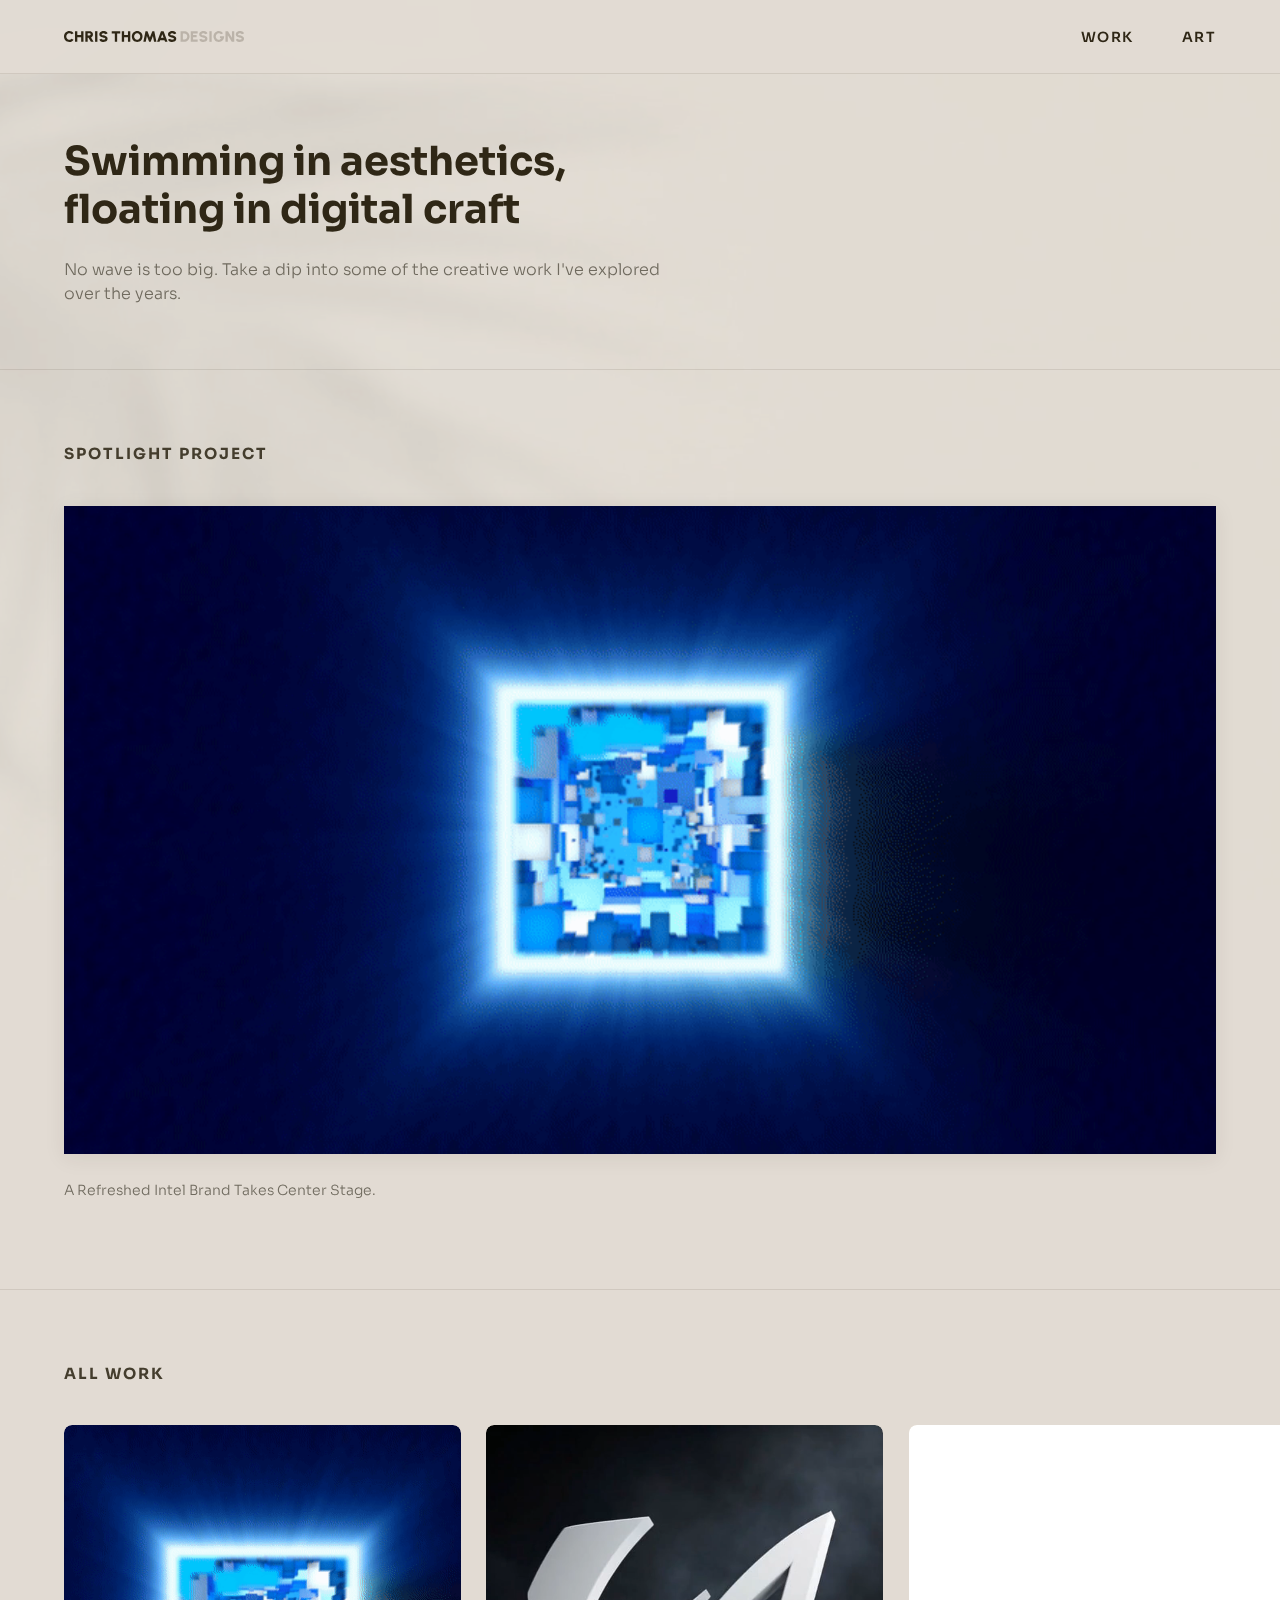
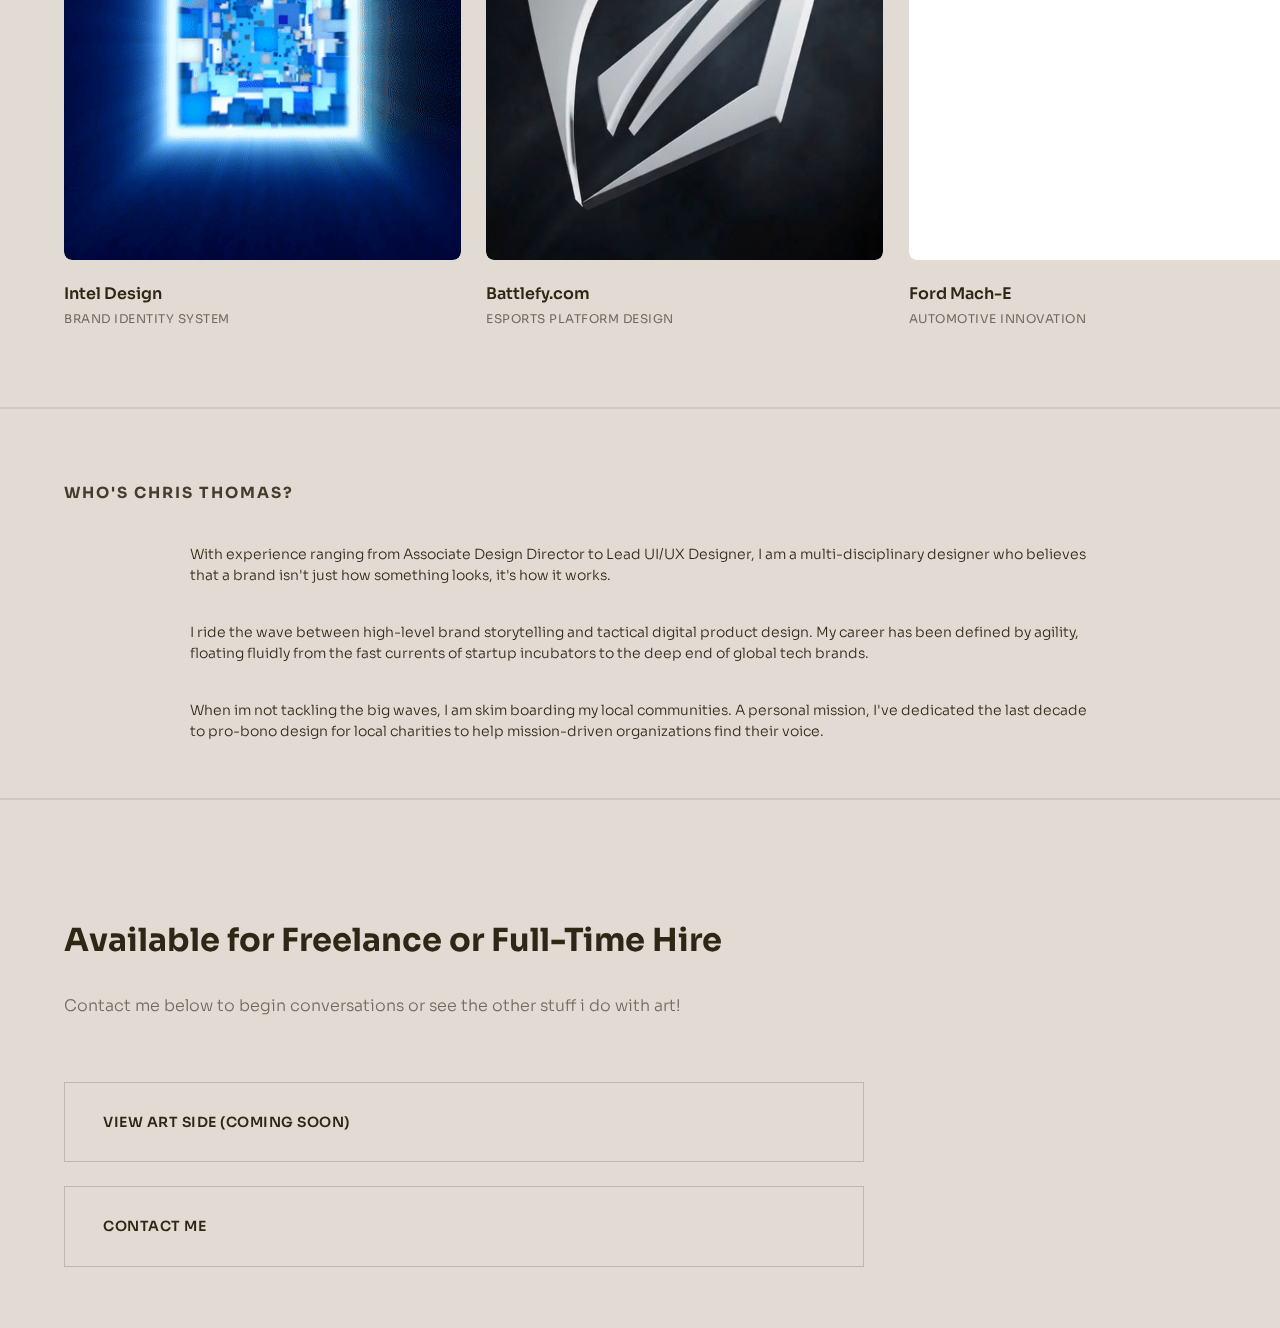
<file: index.html>
<!DOCTYPE html>
<html lang="en">
<head>
    <meta charset="UTF-8">
    <meta name="viewport" content="width=device-width, initial-scale=1.0">
    <title>Chris Thomas Designs</title>
    <meta name="description" content="No wave is too big. Take a dip into some of the creative work I’ve explored over the years.">
    
    <!-- Google Fonts - Sora -->
    <link rel="preconnect" href="https://fonts.googleapis.com">
    <link rel="preconnect" href="https://fonts.gstatic.com" crossorigin>
    <link href="https://fonts.googleapis.com/css2?family=Sora:wght@300;400;600;700&display=swap" rel="stylesheet">
    
    <link rel="stylesheet" href="css/styles.css">
</head>
<body>
    <!-- Fixed Video Background -->
    <div class="video-background">
        <video class="video-background__video" autoplay muted loop playsinline>
            <source src="assets/images/palm.mp4" type="video/mp4">
            Your browser does not support the video tag.
        </video>
        <div class="video-background__overlay"></div>
    </div>

    <!-- Header/Navigation -->
    <header class="header">
        <nav class="nav container">
            <div class="nav__brand">
                <a href="#" class="nav__logo">
                    <img src="assets/images/CHRISTHOMASDESIGNS.svg" alt="chris thomas designs" style="width: 75%; height: auto;">
                </a>
            </div>
            <ul class="nav__menu">
                <li class="nav__item nav__item--has-dropdown">
                    <a href="#work" class="nav__link">WORK</a>
                    <ul class="nav__dropdown">
                        <li class="nav__dropdown-item">
                            <a href="project-intel-design.html" class="nav__dropdown-link">Intel Design</a>
                        </li>
                        <li class="nav__dropdown-item">
                            <a href="project-ford.html" class="nav__dropdown-link">Ford Project</a>
                        </li>
                        <li class="nav__dropdown-item">
                            <a href="project-battlefy.html" class="nav__dropdown-link">Battlefy Project</a>
                        </li>
                    
                        <li class="nav__dropdown-item">
                            <a href="project-rejected-branding.html" class="nav__dropdown-link">Rejected Branding</a>
                        </li>
                        <li class="nav__dropdown-item">
                            <a href="project-logo-projects.html" class="nav__dropdown-link">Logo Projects</a>
                        </li>
                    </ul>
                </li>
                <li class="nav__item">
                    <a href="#art" class="nav__link">ART</a>
                </li>
            </ul>
        </nav>
    </header>

    <!-- Hero Section -->
    <section class="hero">
        <div class="hero__background"></div>
        <div class="hero__content container">
            <div class="hero__text-wrapper">
                <h1 class="hero__title">Swimming in aesthetics, floating in digital craft</h1>
                <p class="hero__subtitle">No wave is too big. Take a dip into some of the creative work I've explored over the years.</p>
            </div>
        </div>
    </section>

    <!-- Spotlight Section -->
    <section class="spotlight" id="work">
        <div class="container">
            <div class="section-label">SPOTLIGHT PROJECT</div>
            <div class="spotlight__content">
                <a href="project-intel-design.html" class="spotlight__link">
                    <div class="spotlight__video-container">
                        <img src="assets/images/intelLlogo.gif" alt="Spotlight showcase" class="spotlight__video">
                        <div class="spotlight__overlay">
                            <span class="spotlight__cta">VIEW PROJECT</span>
                        </div>
                    </div>
                </a>
                <p class="spotlight__description">A Refreshed Intel Brand Takes Center Stage.</p>
            </div>
        </div>
    </section>

    <!-- All Work Section -->
    <section class="all-work">
        <div class="container">
            <div class="section-label">ALL WORK</div>
        </div>
        <div class="work-carousel">
            <div class="work-carousel__track">
                <article class="work-carousel__card" data-project-link="project-intel-design.html">
                    <div class="work-carousel__image">
                        <img src="assets/images/intelLlogo.gif" alt="Intel Design" loading="lazy">
                    </div>
                    <div class="work-carousel__content">
                        <h3 class="work-carousel__title">Intel Design</h3>
                        <p class="work-carousel__subtitle">Brand Identity System</p>
                    </div>
                </article>

                <article class="work-carousel__card" data-project-link="project-battlefy.html">
                    <div class="work-carousel__image">
                        <video autoplay muted loop playsinline>
                            <source src="assets/images/Battlefy/bfy-logo.mp4" type="video/mp4">
                            Your browser does not support the video tag.
                        </video>
                    </div>
                    <div class="work-carousel__content">
                        <h3 class="work-carousel__title">Battlefy.com</h3>
                        <p class="work-carousel__subtitle">Esports Platform Design</p>
                    </div>
                </article>

                <article class="work-carousel__card" data-project-link="project-ford.html">
                    <div class="work-carousel__image">
                        <img src="assets/images/Ford/ford-logo.gif" alt="Ford Project" loading="lazy">
                    </div>
                    <div class="work-carousel__content">
                        <h3 class="work-carousel__title">Ford Mach-E</h3>
                        <p class="work-carousel__subtitle">Automotive Innovation</p>
                    </div>
                </article>

                <article class="work-carousel__card" data-project-link="project-rejected-branding.html">
                    <div class="work-carousel__image">
                        <video autoplay muted loop playsinline>
                            <source src="assets/images/comingSoon.mp4?v=2" type="video/mp4">
                            Your browser does not support the video tag.
                        </video>
                    </div>
                    <div class="work-carousel__content">
                        <h3 class="work-carousel__title">Rejected Ideas</h3>
                        <p class="work-carousel__subtitle">Didnt Make the Cut, but Won My Heart</p>
                    </div>
                </article>

                <article class="work-carousel__card" data-project-link="project-logo-projects.html">
                    <div class="work-carousel__image">
                        <video autoplay muted loop playsinline>
                            <source src="assets/images/comingSoon.mp4?v=2" type="video/mp4">
                            Your browser does not support the video tag.
                        </video>
                    </div>
                    <div class="work-carousel__content">
                        <h3 class="work-carousel__title">Logos I Made</h3>
                        <p class="work-carousel__subtitle">Currated from my archive</p>
                    </div>
                </article>
            </div>
        </div>
    </section>

    <!-- My History Section -->
    <section class="my-history">
        <div class="container">
            <div class="section-label">WHO'S CHRIS THOMAS?</div>
            <div class="my-history__content">
                <p class="my-history__text">
                    With experience ranging from Associate Design Director to Lead UI/UX Designer, I am a multi-disciplinary designer who believes that a brand isn't just how something looks, it's how it works.
                </p>
                <p class="my-history__text">
                    I ride the wave between high-level brand storytelling and tactical digital product design. My career has been defined by agility, floating fluidly from the fast currents of startup incubators to the deep end of global tech brands.
                </p>
                <p class="my-history__text">
                    When im not tackling the big waves, I am skim boarding my local communities. A personal mission, I've dedicated the last decade to pro-bono design for local charities to help mission-driven organizations find their voice.
                </p>
            </div>
        </div>
    </section>

    <!-- Footer Section -->
    <footer class="footer" id="art">
        <div class="container">
            <h2 class="footer__title">Available for Freelance or Full-Time Hire</h2>
            <p class="footer__subhead">Contact me below to begin conversations or see the other stuff i do with art!</p>
            <div class="footer__actions">
                <a href="#art-portfolio" class="footer__cta">VIEW ART SIDE (COMING SOON)</a>
                <a href="mailto:christhomasdesigns@gmail.com" class="footer__cta">CONTACT ME</a>
            </div>
        </div>
    </footer>

    <script src="js/main.js"></script>
</body>
</html>
</file>
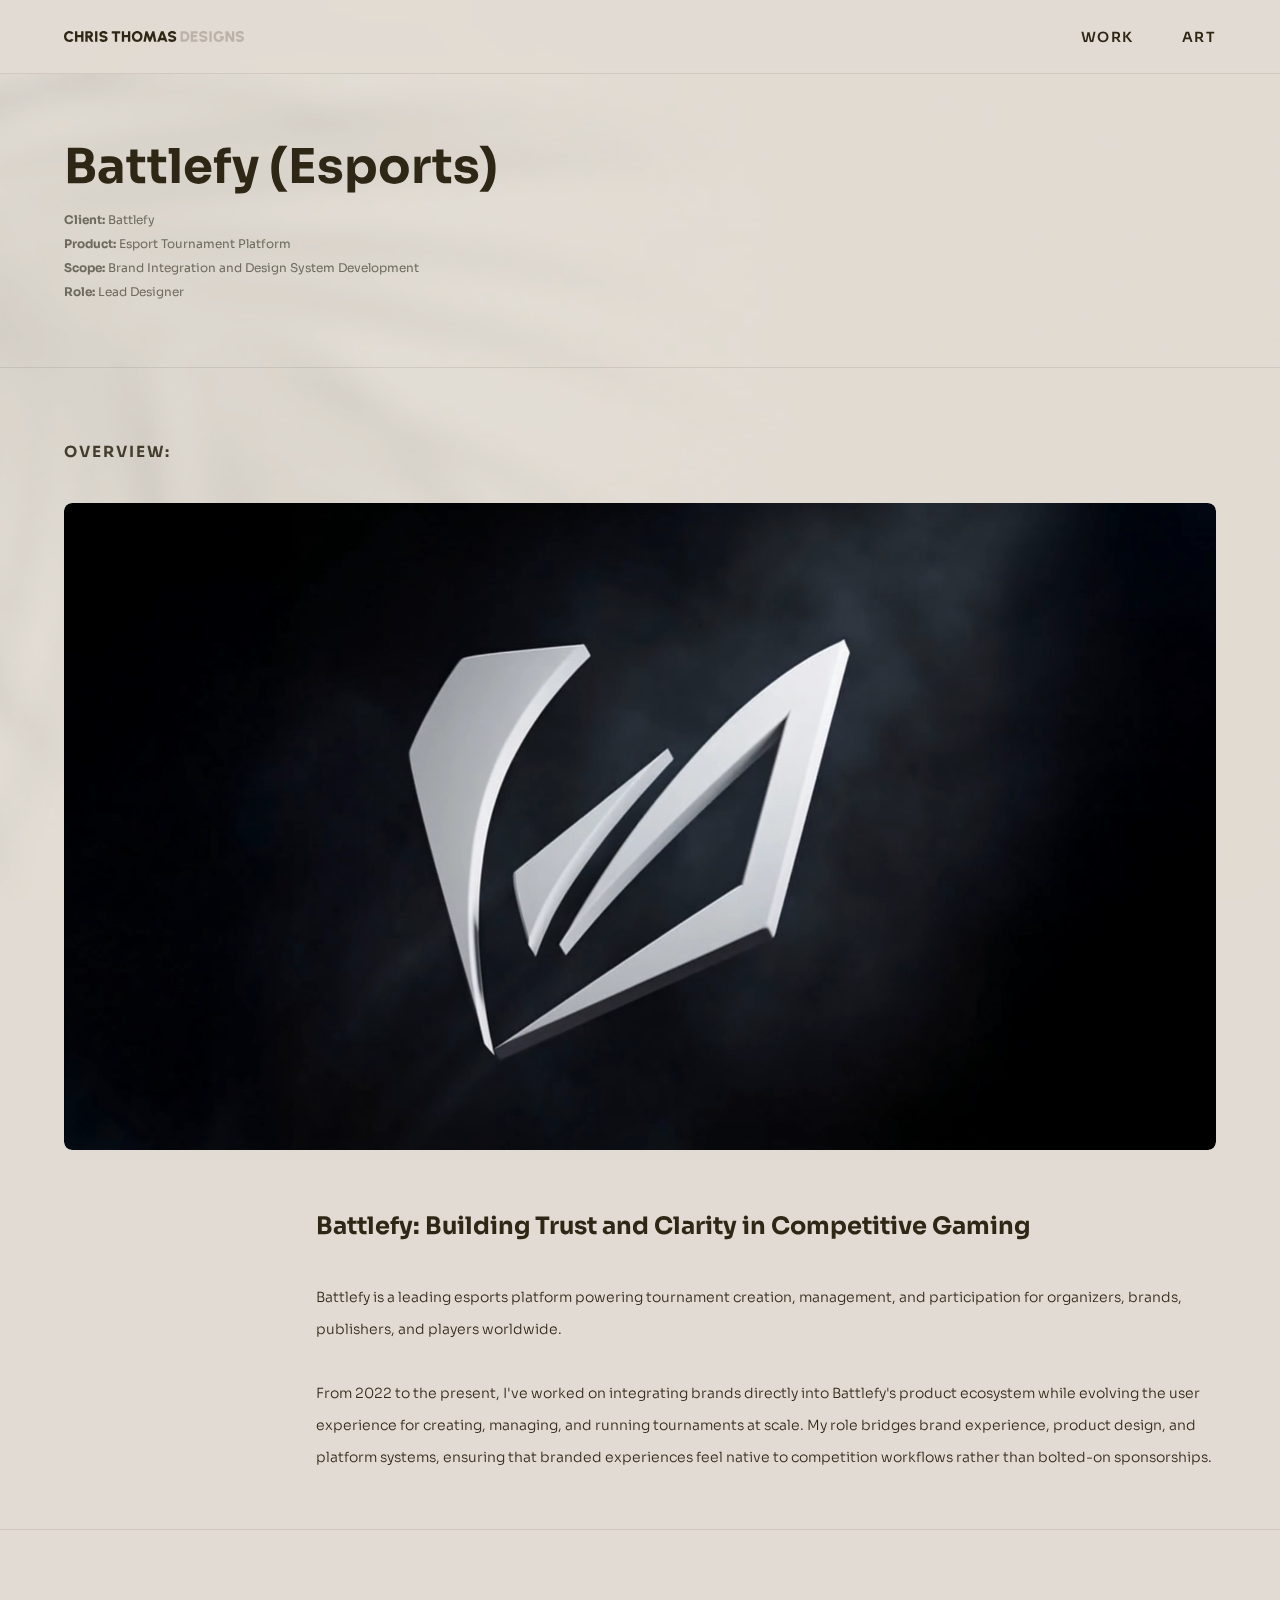
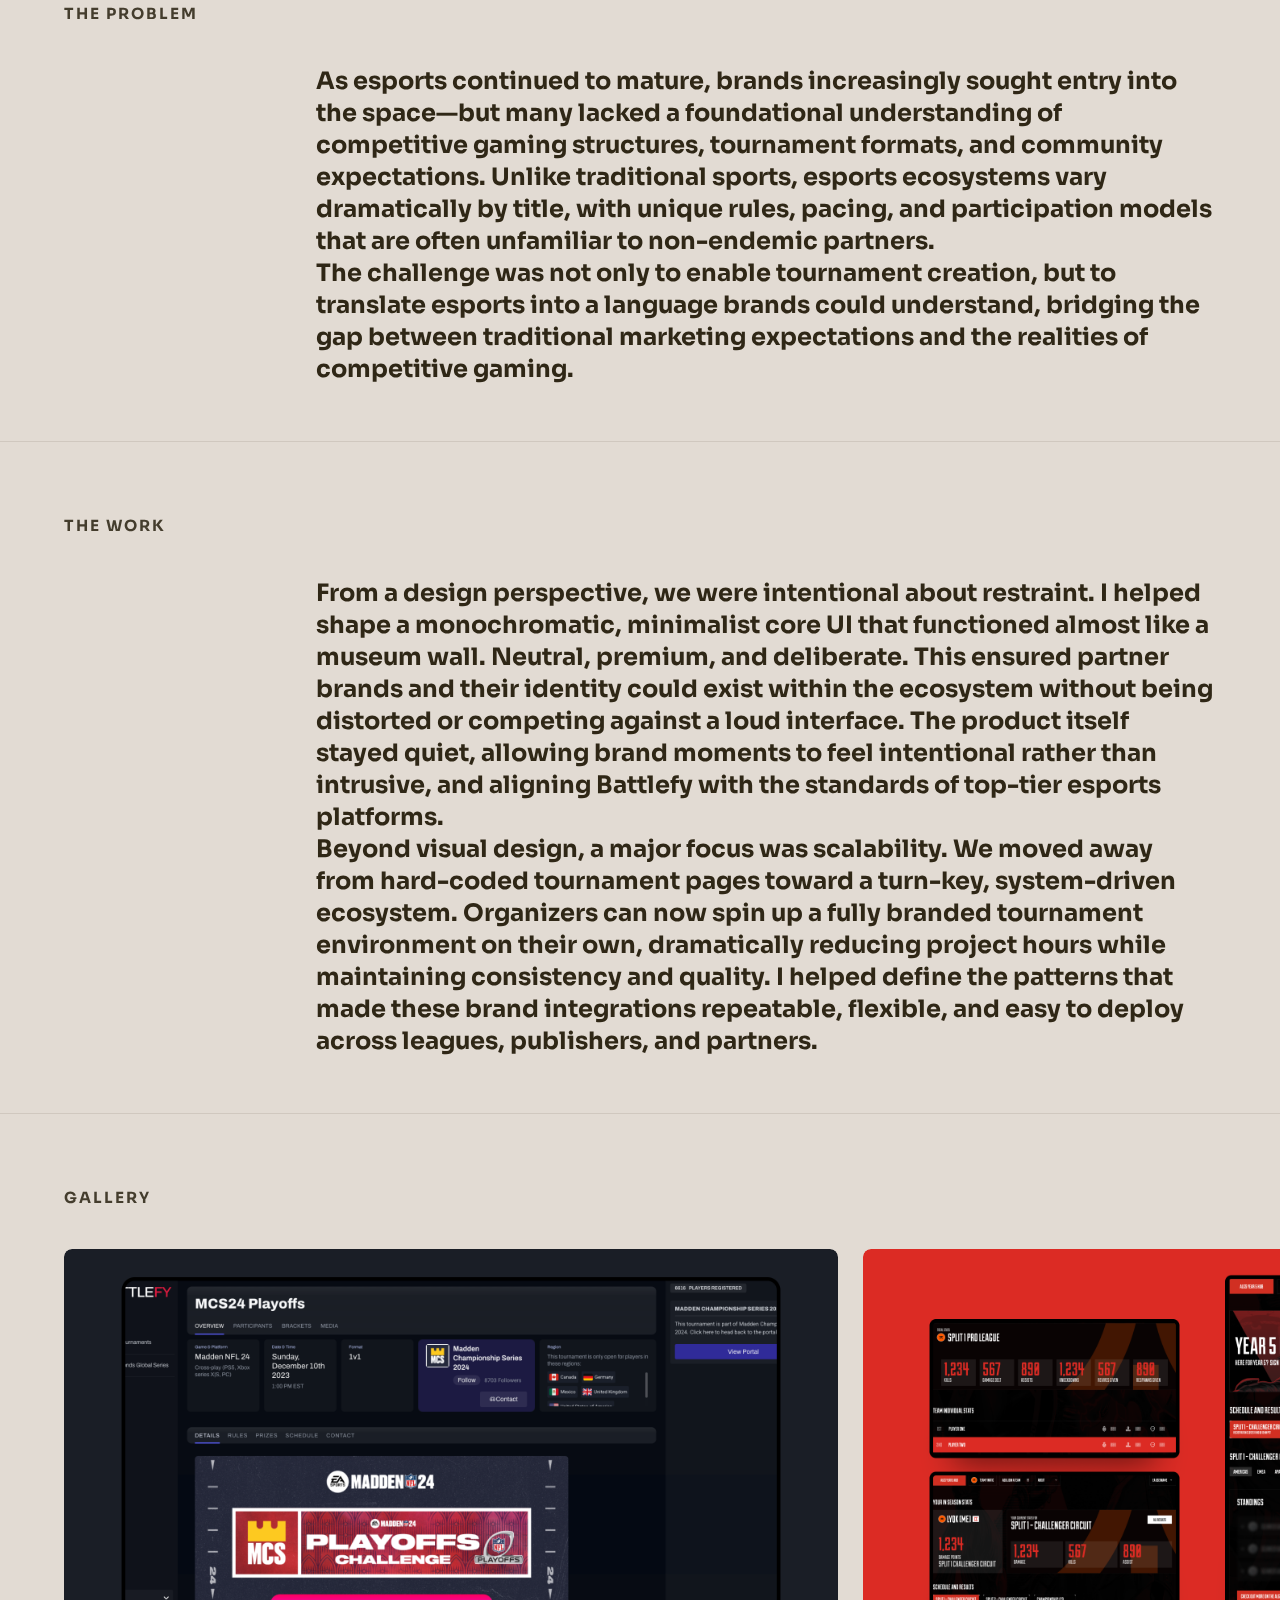
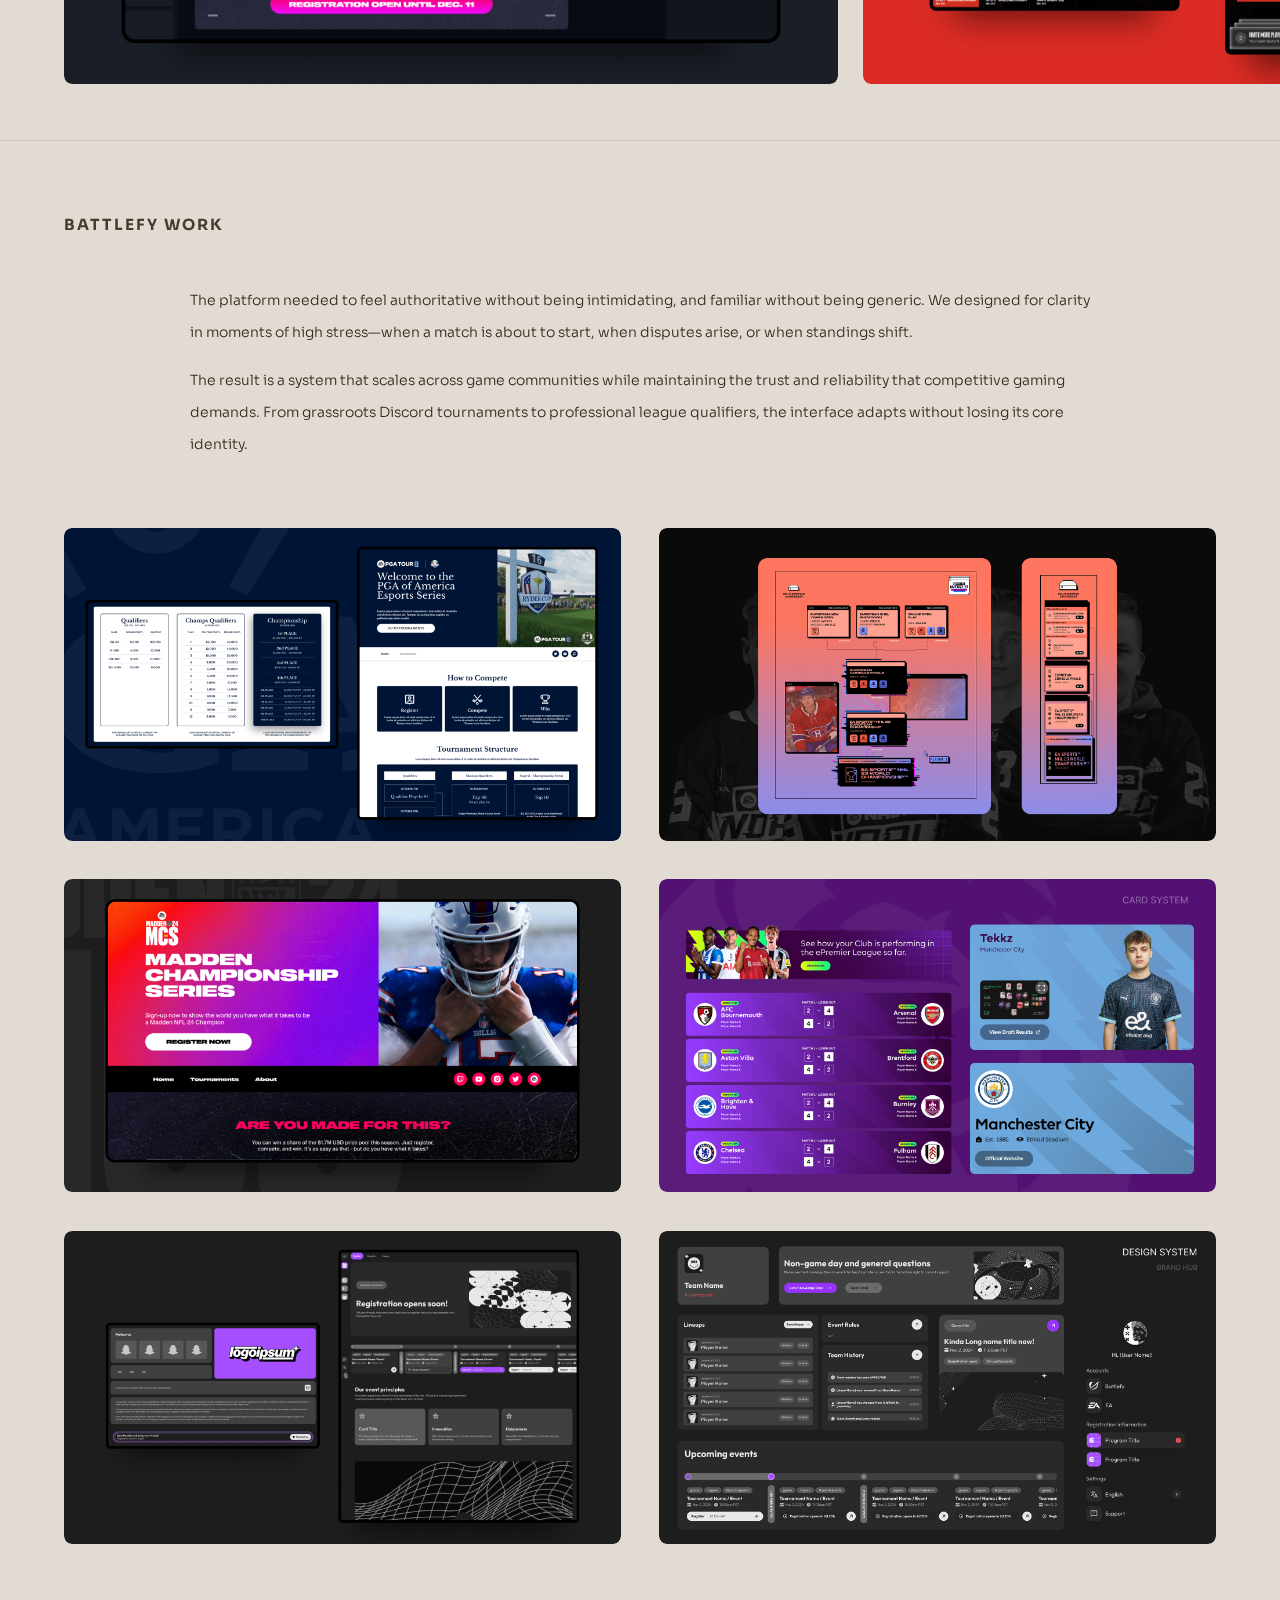
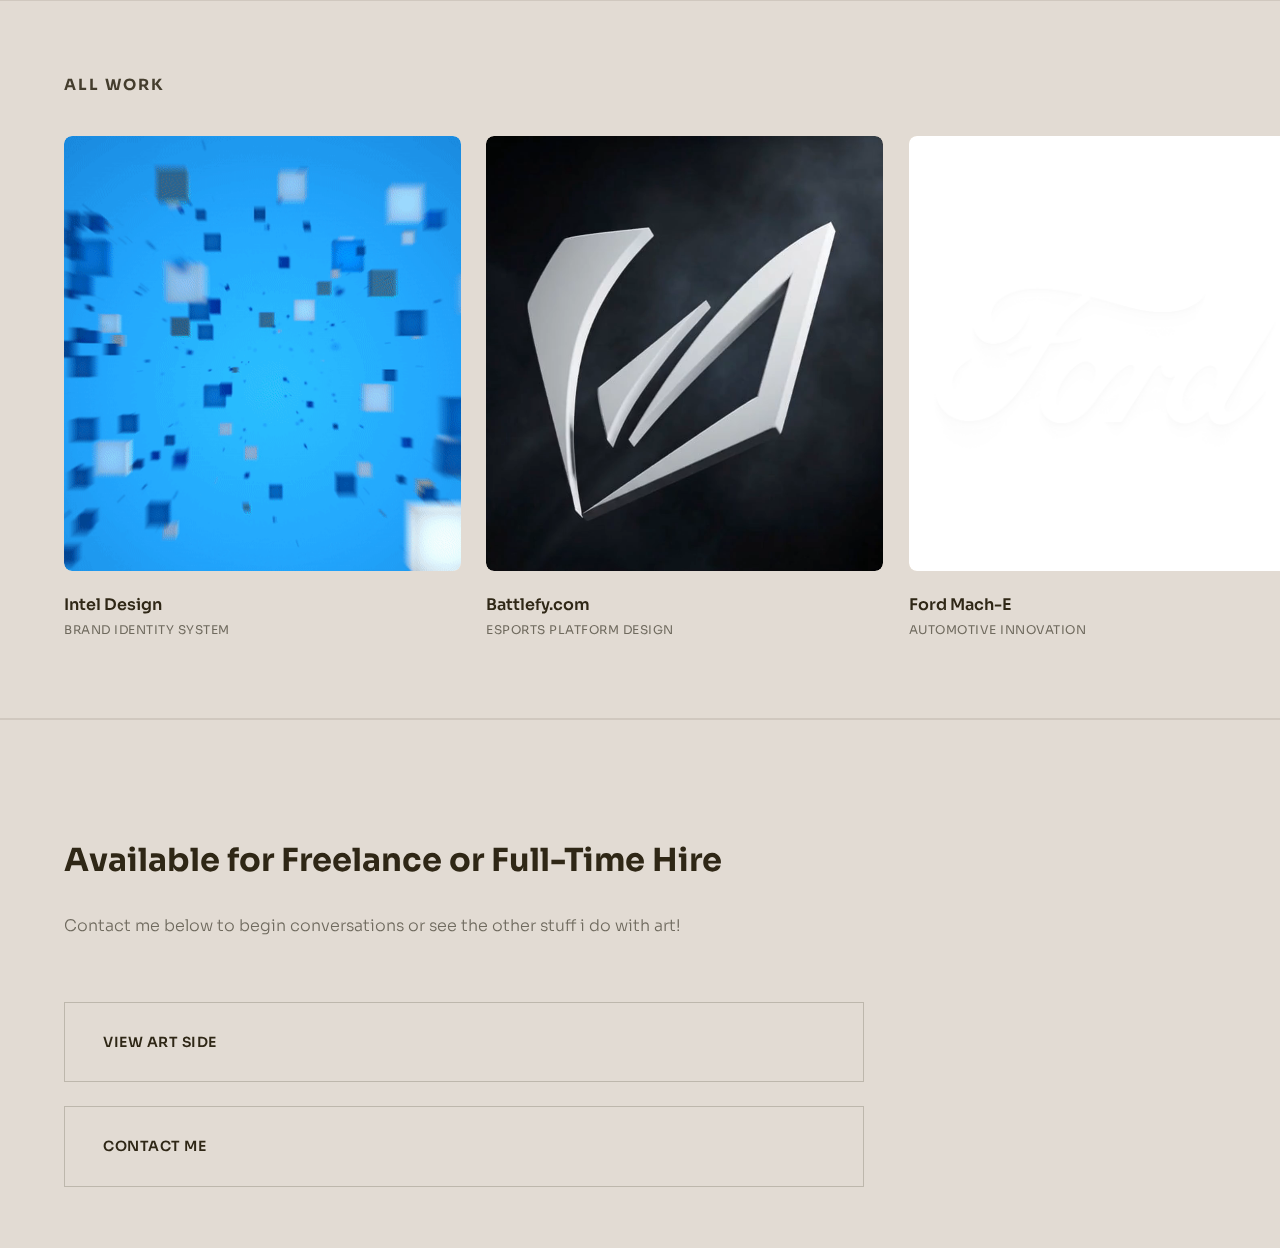
<file: project-battlefy.html>
<!DOCTYPE html>
<html lang="en">
<head>
    <meta charset="UTF-8">
    <meta name="viewport" content="width=device-width, initial-scale=1.0">
    <title>Battlefy Project - Portfolio</title>
    <meta name="description" content="Battlefy Project - Revolutionizing esports tournament management">
    
    <!-- Google Fonts - Sora -->
    <link rel="preconnect" href="https://fonts.googleapis.com">
    <link rel="preconnect" href="https://fonts.gstatic.com" crossorigin>
    <link href="https://fonts.googleapis.com/css2?family=Sora:wght@300;400;600;700&display=swap" rel="stylesheet">
    
    <link rel="stylesheet" href="css/styles.css">
    <link rel="stylesheet" href="css/project.css">
</head>
<body>
    <!-- Fixed Video Background -->
    <div class="video-background">
        <video class="video-background__video" autoplay muted loop playsinline>
            <source src="assets/images/palm.mp4" type="video/mp4">
            Your browser does not support the video tag.
        </video>
        <div class="video-background__overlay"></div>
    </div>

    <!-- Header/Navigation -->
    <header class="header">
        <nav class="nav container">
            <div class="nav__brand">
                <a href="index.html" class="nav__logo">
                    <img src="assets/images/CHRISTHOMASDESIGNS.svg" alt="chris thomas designs" style="width: 75%; height: auto;">
                </a>
            </div>
            <ul class="nav__menu">
                <li class="nav__item">
                    <a href="index.html#work" class="nav__link">WORK</a>
                </li>
                <li class="nav__item">
                    <a href="index.html#art" class="nav__link">ART</a>
                </li>
            </ul>
        </nav>
    </header>

    <!-- Project Hero Section -->
    <section class="project-hero">
        <div class="project-hero__background"></div>
        <div class="project-hero__content container">
            <h1 class="project-hero__title"> Battlefy (Esports)</h1>
            <p class="project-hero__subtitle"><strong>Client:</strong> Battlefy<br>
<strong>Product:</strong> Esport Tournament Platform<br>
<strong>Scope:</strong> Brand Integration and Design System Development<br>
<strong>Role:</strong> Lead Designer</p>
        </div>
    </section>

    <!-- Overview Section -->
    <section class="project-overview">
        <div class="container">
            <div class="section-label">OVERVIEW:</div>
            <div class="project-overview__wrapper">
                <div class="project-overview__media">
                    <video autoplay muted loop playsinline>
                        <source src="assets/images/Battlefy/bfy-logo.mp4" type="video/mp4">
                        Your browser does not support the video tag.
                    </video>
                </div>
                <div class="project-overview__content">
                    <h2 class="project-overview__subhead">Battlefy: Building Trust and Clarity in Competitive Gaming</h2>
                    <p>Battlefy is a leading esports platform powering tournament creation, management, and participation for organizers, brands, publishers, and players worldwide.</p>
                    <p>From 2022 to the present, I've worked on integrating brands directly into Battlefy's product ecosystem while evolving the user experience for creating, managing, and running tournaments at scale. My role bridges brand experience, product design, and platform systems, ensuring that branded experiences feel native to competition workflows rather than bolted-on sponsorships.</p>
                </div>
            </div>
        </div>
    </section>

     <!-- The Problem Section -->
     <section class="project-section">
        <div class="container">
            <div class="section-label">THE PROBLEM</div>
                <div class="project-section__highlight">
                    <p>As esports continued to mature, brands increasingly sought entry into the space—but many lacked a foundational understanding of competitive gaming structures, tournament formats, and community expectations. Unlike traditional sports, esports ecosystems vary dramatically by title, with unique rules, pacing, and participation models that are often unfamiliar to non-endemic partners.</p>
                    <p>The challenge was not only to enable tournament creation, but to translate esports into a language brands could understand, bridging the gap between traditional marketing expectations and the realities of competitive gaming.</p>
            </div>
        </div>
    </section>

    <!-- The Work Section -->
    <section class="project-section">
        <div class="container">
            <div class="section-label">THE WORK</div>
                <div class="project-section__highlight">
                    <p>From a design perspective, we were intentional about restraint. I helped shape a monochromatic, minimalist core UI that functioned almost like a museum wall. Neutral, premium, and deliberate. This ensured partner brands and their identity could exist within the ecosystem without being distorted or competing against a loud interface. The product itself stayed quiet, allowing brand moments to feel intentional rather than intrusive, and aligning Battlefy with the standards of top-tier esports platforms.</p>
                    <p>Beyond visual design, a major focus was scalability. We moved away from hard-coded tournament pages toward a turn-key, system-driven ecosystem. Organizers can now spin up a fully branded tournament environment on their own, dramatically reducing project hours while maintaining consistency and quality. I helped define the patterns that made these brand integrations repeatable, flexible, and easy to deploy across leagues, publishers, and partners.</p>
            </div>
        </div>
    </section>

    <!-- Project Gallery Section 1 -->
    <section class="project-gallery">
        <div class="container">
            <div class="section-label">GALLERY</div>
        </div>
        <div class="project-gallery__carousel">
            <div class="project-gallery__track">
                <!-- First set of images -->
                <article class="project-gallery__card">
                    <div class="project-gallery__image">
                        <img src="assets/images/Battlefy/bfy01.png" alt="Battlefy Gallery" loading="lazy">
                    </div>
                </article>
                <article class="project-gallery__card">
                    <div class="project-gallery__image">
                        <img src="assets/images/Battlefy/bfy02.png" alt="Battlefy Gallery" loading="lazy">
                    </div>
                </article>
                <article class="project-gallery__card">
                    <div class="project-gallery__image">
                        <img src="assets/images/Battlefy/bfy03.png" alt="Battlefy Gallery" loading="lazy">
                    </div>
                </article>
                <!-- Duplicate set for infinite scroll -->
                <article class="project-gallery__card">
                    <div class="project-gallery__image">
                        <img src="assets/images/Battlefy/bfy05.png" alt="Battlefy Gallery" loading="lazy">
                    </div>
                </article>
                <article class="project-gallery__card">
                    <div class="project-gallery__image">
                        <img src="assets/images/Battlefy/bfy08.png" alt="Battlefy Gallery" loading="lazy">
                    </div>
                </article>
            </div>
        </div>
    </section>

    <!-- Battlefy Work Section -->
    <section class="project-spotlight">
        <div class="container">
            <div class="section-label">BATTLEFY WORK</div>
            <div class="project-spotlight__text">
                <p>The platform needed to feel authoritative without being intimidating, and familiar without being generic. We designed for clarity in moments of high stress—when a match is about to start, when disputes arise, or when standings shift.</p>
                <p>The result is a system that scales across game communities while maintaining the trust and reliability that competitive gaming demands. From grassroots Discord tournaments to professional league qualifiers, the interface adapts without losing its core identity.</p>
            </div>
            <div class="project-spotlight__grid">
                <div class="project-spotlight__grid-item">
                    <img src="assets/images/Battlefy/bfy09.png" alt="Battlefy Work 1" loading="lazy">
                </div>
                <div class="project-spotlight__grid-item">
                    <img src="assets/images/Battlefy/bfy10.png" alt="Battlefy Work 2" loading="lazy">
                </div>
                <div class="project-spotlight__grid-item">
                    <img src="assets/images/Battlefy/bfy07.png" alt="Battlefy Work 3" loading="lazy">
                </div>
                <div class="project-spotlight__grid-item">
                    <img src="assets/images/Battlefy/bfy11.png" alt="Battlefy Work 4" loading="lazy">
                </div>
                <div class="project-spotlight__grid-item">
                    <img src="assets/images/Battlefy/bfy12.png" alt="Battlefy Work 5" loading="lazy">
                </div>
                <div class="project-spotlight__grid-item">
                    <img src="assets/images/Battlefy/bfy04.png" alt="Battlefy Work 6" loading="lazy">
                </div>
            </div>
        </div>
    </section>

    <!-- All Work Section -->
    <section class="all-work">
        <div class="container">
            <div class="section-label">ALL WORK</div>
        </div>
        <div class="work-carousel">
            <div class="work-carousel__track">
                <article class="work-carousel__card" data-project-link="project-intel-design.html">
                    <div class="work-carousel__image">
                        <img src="assets/images/intelLlogo.gif" alt="Intel Design" loading="lazy">
                    </div>
                    <div class="work-carousel__content">
                        <h3 class="work-carousel__title">Intel Design</h3>
                        <p class="work-carousel__subtitle">Brand Identity System</p>
                    </div>
                </article>

                <article class="work-carousel__card" data-project-link="project-battlefy.html">
                    <div class="work-carousel__image">
                        <video autoplay muted loop playsinline>
                            <source src="assets/images/Battlefy/bfy-logo.mp4" type="video/mp4">
                            Your browser does not support the video tag.
                        </video>
                    </div>
                    <div class="work-carousel__content">
                        <h3 class="work-carousel__title">Battlefy.com</h3>
                        <p class="work-carousel__subtitle">Esports Platform Design</p>
                    </div>
                </article>

                <article class="work-carousel__card" data-project-link="project-ford.html">
                    <div class="work-carousel__image">
                        <img src="assets/images/Ford/ford-logo.gif" alt="Ford Project" loading="lazy">
                    </div>
                    <div class="work-carousel__content">
                        <h3 class="work-carousel__title">Ford Mach-E</h3>
                        <p class="work-carousel__subtitle">Automotive Innovation</p>
                    </div>
                </article>

                <article class="work-carousel__card" data-project-link="project-rejected-branding.html">
                    <div class="work-carousel__image">
                        <video autoplay muted loop playsinline>
                            <source src="assets/images/comingSoon.mp4?v=2" type="video/mp4">
                            Your browser does not support the video tag.
                        </video>
                    </div>
                    <div class="work-carousel__content">
                        <h3 class="work-carousel__title">Rejected Ideas</h3>
                        <p class="work-carousel__subtitle">Didnt Make the Cut, but Won My Heart</p>
                    </div>
                </article>

                <article class="work-carousel__card" data-project-link="project-logo-projects.html">
                    <div class="work-carousel__image">
                        <video autoplay muted loop playsinline>
                            <source src="assets/images/comingSoon.mp4?v=2" type="video/mp4">
                            Your browser does not support the video tag.
                        </video>
                    </div>
                    <div class="work-carousel__content">
                        <h3 class="work-carousel__title">Logos I Made</h3>
                        <p class="work-carousel__subtitle">Currated from my archive</p>
                    </div>
                </article>
            </div>
        </div>
    </section>

    <!-- About/Footer Section -->
    <footer class="footer" id="art">
        <div class="container">
            <h2 class="footer__title">Available for Freelance or Full-Time Hire</h2>
            <p class="footer__subhead">Contact me below to begin conversations or see the other stuff i do with art!</p>
            <div class="footer__actions">
                <a href="index.html#art-portfolio" class="footer__cta">VIEW ART SIDE</a>
                <a href="mailto:your@email.com" class="footer__cta">CONTACT ME</a>
            </div>
        </div>
    </footer>

    <script src="js/main.js"></script>
</body>
</html>
</file>
<file: css/project.css>
/* ===================================
   Project Page Specific Styles
   =================================== */

/* ===================================
   Project Hero Section
   =================================== */

.project-hero {
    position: relative;
    display: flex;
    align-items: center;
    justify-content: flex-start;
    overflow: hidden;
    padding: 64px 0;
}

.project-hero::after {
    content: '';
    position: absolute;
    bottom: 0;
    left: 50%;
    transform: translateX(-50%);
    width: 100%;
    max-width: 1600px;
    height: 1px;
    background-color: rgba(47, 39, 22, 0.1);
}

.project-hero__background {
    position: absolute;
    top: 0;
    left: 0;
    width: 100%;
    height: 100%;
    background-image: url('../assets/images/hero-bg.jpg');
    background-size: cover;
    background-position: center;
    filter: blur(18.5px);
    opacity: 0.5;
    z-index: 0;
}

.project-hero__content {
    position: relative;
    z-index: 1;
    text-align: left;
}

.project-hero__title {
    font-size: clamp(32px, 5vw, 48px);
    font-weight: 700;
    margin-bottom: clamp(8px, 1vw, 16px);
    max-width: 900px;
    line-height: 1.2;
    color: #2f2716;
}

.project-hero__subtitle {
    font-size: 12px;
    font-weight: 400;
    color: #6f6a5e;
    max-width: 700px;
    line-height: 24px;
}

/* ===================================
   Project Overview Section
   =================================== */

.project-overview {
    padding: clamp(56px, 10vw, 56px) 0;
    border-bottom: 1px solid rgba(47, 39, 22, 0.1);
}

.project-overview__wrapper {
    display: flex;
    flex-direction: column;
    align-items: flex-end;
    gap: clamp(40px, 5vw, 60px);
}

.project-overview__media {
    width: 100%;
    max-width: 1600px;
    background-color: #f2e8dd;
    display: flex;
    align-items: center;
    justify-content: center;
    overflow: hidden;
    position: relative;
    margin: 0 auto;
    border-radius: 8px;
}

.project-overview__media img,
.project-overview__media video {
    width: 100%;
    height: auto;
    display: block;
    border-radius: 8px;
}

.project-overview__media .placeholder-image {
    width: 100%;
    height: 100%;
    min-height: clamp(400px, 50vh, 600px);
}

.project-overview__content {
    max-width: 900px;
    width: 100%;
    margin-left: auto;
}

.project-overview__subhead {
    font-size: clamp(20px, 2.5vw, 24px);
    font-weight: 700;
    line-height: 32px;
    color: #2f2716;
    margin-bottom: clamp(24px, 3vw, 40px);
}

.project-overview__content p {
    font-size: clamp(14px, 1.5vw, 14px);
    line-height: 32px;
    color: #2f2716;
    margin-bottom: clamp(20px, 2.5vw, 32px);
}

.project-overview__content p:last-child {
    margin-bottom: 0;
}

/* ===================================
   Project Section (Generic)
   =================================== */

.project-section {
    padding: clamp(56px, 10vw, 56px) 0;
    border: 1px solid rgba(0, 0, 0, 1);
    border-top: none;
    border-right: none;
    border-bottom: 1px solid rgba(47, 39, 22, 0.1);
    border-left: none;
    color: rgba(47, 39, 22, 1);
}

.project-section__highlight {
    max-width: 900px;
    width: 100%;
    margin-left: auto;
}

.project-section__highlight p {
    font-size: clamp(18px, 2.5vw, 24px);
    font-weight: 700;
    line-height: 32px;
    color: #2f2716;
}

.project-section__highlight ul {
    margin: 0;
    padding-left: 20px;
}

.project-section__highlight li {
    font-size: 14px;
    line-height: 24px;
    color: #2f2716;
    margin-top: 0px;
    margin-bottom: 0px;
    padding-top: 8px;
    padding-bottom: 8px;
}

.project-section__text strong,
.project-spotlight__text strong,
.project-section__highlight strong {
    font-weight: 700;
}

.project-section__text {
    max-width: 900px;
    width: 100%;
    margin-left: auto;
}

.project-section__text p {
    font-size: clamp(14px, 1.5vw, 14px);
    line-height: 32px;
    color: #2f2716;
    margin-bottom: clamp(20px, 2.5vw, 32px);
    vertical-align: bottom;
}

.project-section__text strong {
    font-weight: 700;
}

/* ===================================
   Project Gallery Section
   =================================== */

.project-gallery {
    padding: clamp(56px, 10vw, 56px) 0;
    border-bottom: 1px solid rgba(47, 39, 22, 0.1);
    overflow: hidden;
}

.project-gallery__carousel {
    position: relative;
    width: 100%;
    overflow-x: auto;
    overflow-y: hidden;
    scrollbar-width: none; /* Firefox */
    -ms-overflow-style: none; /* IE and Edge */
}

.project-gallery__carousel::-webkit-scrollbar {
    display: none; /* Chrome, Safari, Opera */
}

.project-gallery__track {
    display: flex;
    gap: clamp(20px, 2vw, 32px);
    width: max-content;
    padding-left: clamp(20px, 5vw, 80px);
    /* animation: infiniteScroll 60s linear infinite; */
}

/* .project-gallery__track:hover {
    animation-play-state: paused;
} */

@keyframes infiniteScroll {
    0% {
        transform: translateX(0);
    }
    100% {
        transform: translateX(-50%);
    }
}

.project-gallery__card {
    flex: 0 0 auto;
    height: clamp(400px, 34vw, 493px);
    transition: transform 0.2s ease;
    cursor: pointer;
}

.project-gallery__card:hover {
    transform: scale(0.98) translateY(2px);
}

.project-gallery__card:active {
    transform: scale(0.96) translateY(4px);
}

.project-gallery__image {
    position: relative;
    width: 100%;
    height: 100%;
    overflow: hidden;
    border-radius: 8px;
}

.project-gallery__image img,
.project-gallery__image video {
    width: 100%;
    height: 100%;
    object-fit: cover;
    display: block;
    transition: transform 0.2s ease;
    border-radius: 8px;
}

.project-gallery__card:hover .project-gallery__image img,
.project-gallery__card:hover .project-gallery__image video {
    transform: scale(0.95);
}

.project-gallery__caption {
    font-size: 12px;
    font-weight: 300;
    line-height: 1.5;
    color: #2f2716;
    margin-top: clamp(12px, 1.5vw, 16px);
    text-align: left;
    opacity: 0;
    transform: translateY(-8px);
    transition: opacity 0.3s ease, transform 0.3s ease;
}

.project-gallery__card:hover .project-gallery__caption {
    opacity: 1;
    transform: translateY(0);
}

/* ===================================
   Project Spotlight Section (Evo Work)
   =================================== */

.project-spotlight {
    padding: clamp(56px, 10vw, 56px) 0;
    border-bottom: 1px solid rgba(47, 39, 22, 0.1);
}

.project-spotlight__text {
    max-width: 900px;
    width: 100%;
    margin: 0 auto clamp(40px, 6vw, 60px);
}

.project-spotlight__text p {
    font-size: 14px;
    line-height: 32px;
    color: #2f2716;
    font-weight: 300;
    padding-top: 8px;
    padding-bottom: 8px;
}

.project-spotlight__text ul {
    margin: clamp(20px, 3vw, 30px) 0 0 0;
    padding-left: clamp(20px, 3vw, 30px);
    list-style-type: disc;
}

.project-spotlight__text li {
    font-size: clamp(14px, 1.5vw, 14px);
    line-height: 2;
    color: #2f2716;
    margin-bottom: clamp(12px, 1.5vw, 16px);
}

.project-spotlight__text li:last-child {
    margin-bottom: 0;
}

.project-spotlight__grid {
    display: grid;
    grid-template-columns: repeat(2, 1fr);
    gap: clamp(24px, 3vw, 40px);
    max-width: 1600px;
    margin: 0 auto;
}

.project-spotlight__grid-item {
    position: relative;
    overflow: hidden;
    cursor: pointer;
    border-radius: 8px;
}

.project-spotlight__grid-item img,
.project-spotlight__grid-item video {
    width: 100%;
    height: auto;
    display: block;
    transition: transform 0.3s ease;
    border-radius: 8px;
}

.project-spotlight__grid-item:hover img,
.project-spotlight__grid-item:hover video {
    transform: scale(0.95);
}

@media (max-width: 768px) {
    .project-spotlight__grid {
        grid-template-columns: 1fr;
    }
}

/* ===================================
   Project Two Column Section
   =================================== */

.project-two-col {
    padding: clamp(56px, 10vw, 56px) 0;
    border-bottom: 1px solid rgba(47, 39, 22, 0.1);
}

.project-two-col__grid {
    display: grid;
    grid-template-columns: repeat(auto-fit, minmax(min(100%, 500px), 1fr));
    gap: clamp(24px, 4vw, 40px);
    max-width: 1294px;
    margin: 0 auto;
}

.project-two-col__item .placeholder-image {
    height: clamp(300px, 24vw, 350px);
}

/* ===================================
   Project More Section (Uses Carousel)
   =================================== */

.project-more {
    padding: clamp(56px, 10vw, 56px) 0;
    border-bottom: 1px solid rgba(47, 39, 22, 0.1);
    overflow: hidden;
}

.project-more__grid {
    display: grid;
    grid-template-columns: repeat(auto-fit, minmax(min(100%, 350px), 1fr));
    gap: clamp(24px, 3vw, 40px);
    max-width: 1294px;
    margin: 0 auto;
}

.project-more__item {
    position: relative;
}

.project-more__item .placeholder-image {
    height: clamp(400px, 39vw, 560px);
}

.project-more__caption {
    font-size: clamp(14px, 1.5vw, 16px);
    line-height: 1.5;
    color: #2f2716;
    margin-top: clamp(12px, 1.5vw, 24px);
}

/* More Projects Carousel Styles */
.project-more .work-carousel {
    position: relative;
    width: 100%;
    overflow-x: auto;
    overflow-y: hidden;
    -webkit-overflow-scrolling: touch;
    scroll-behavior: smooth;
    scrollbar-width: none;
    -ms-overflow-style: none;
}

.project-more .work-carousel::-webkit-scrollbar {
    display: none;
}

.project-more .work-carousel__track {
    display: flex;
    gap: clamp(20px, 2vw, 32px);
    padding-left: max(clamp(20px, 5vw, 80px), calc((100vw - 1600px) / 2 + clamp(20px, 5vw, 80px)));
    padding-right: clamp(20px, 5vw, 80px);
    width: max-content;
}

.project-more .work-carousel__card {
    flex: 0 0 auto;
    width: clamp(320px, 31vw, 450px);
    cursor: pointer;
    transition: transform 0.3s ease;
}

.project-more .work-carousel__card:hover {
    transform: translateY(-8px);
}

.project-more .work-carousel__card:hover .work-carousel__image {
    background-color: transparent;
}

.project-more .work-carousel__image {
    position: relative;
    width: 100%;
    height: clamp(400px, 34vw, 493px);
    background-color: #f2e8dd;
    overflow: hidden;
    border-radius: 8px;
}

.project-more .work-carousel__image img {
    width: 100%;
    height: 100%;
    object-fit: cover;
    display: block;
    transition: transform 0.4s ease;
    border-radius: 8px;
}

.project-more .work-carousel__card:hover .work-carousel__image img {
    transform: scale(0.95);
}

.project-more .work-carousel__content {
    padding: clamp(16px, 2vw, 24px) 0;
}

.project-more .work-carousel__title {
    font-size: clamp(16px, 1.8vw, 20px);
    font-weight: 600;
    color: #2f2716;
    margin-bottom: clamp(4px, 0.5vw, 8px);
    line-height: 1.3;
}

.project-more .work-carousel__subtitle {
    font-size: clamp(12px, 1.2vw, 14px);
    font-weight: 400;
    color: #6f6a5e;
    text-transform: uppercase;
    letter-spacing: 0.5px;
    line-height: 1.4;
}

/* ===================================
   Placeholder Images
   =================================== */

.placeholder-image {
    width: 100%;
    background-color: #f2e8dd;
    display: flex;
    align-items: center;
    justify-content: center;
    position: relative;
    overflow: hidden;
}

.placeholder-image::after {
    content: '';
    position: absolute;
    top: 0;
    left: 0;
    right: 0;
    bottom: 0;
    background: linear-gradient(135deg, #d4c9ba 0%, #f2e8dd 50%, #d4c9ba 100%);
    opacity: 0.3;
}

/* ===================================
   Project Page Footer Adjustments
   =================================== */

.about__content--project {
    grid-template-columns: 1fr;
    gap: clamp(32px, 5vw, 48px);
    max-width: 896px;
    margin: 0 auto;
}

.about__content--project .about__bio {
    text-align: center;
}

.about__content--project .about__title {
    font-size: clamp(32px, 4.5vw, 40px);
    font-weight: 300;
}

.about__content--project .about__tagline {
    font-size: clamp(16px, 2vw, 20px);
    margin-bottom: 0;
}

.about__content--project .about__actions {
    width: 100%;
    flex-direction: row;
    gap: 20px;
    justify-content: center;
}

.about__content--project .about__actions .btn {
    flex: 0 1 auto;
    min-width: clamp(180px, 20vw, 220px);
}

/* ===================================
   Responsive Adjustments for Project Pages
   =================================== */

@media (max-width: 768px) {
    .project-two-col__grid {
        grid-template-columns: 1fr;
    }

    .project-more__grid {
        grid-template-columns: 1fr;
    }

    .about__content--project .about__actions {
        flex-direction: column;
        width: 100%;
    }

    .about__content--project .about__actions .btn {
        width: 100%;
    }

    .project-overview__content,
    .project-section__highlight,
    .project-section__text {
        max-width: 100%;
    }

    .project-gallery__card {
        height: clamp(350px, 70vw, 400px);
    }

    .project-overview .container {
        background-color: transparent;
    }

    .project-overview__media {
        background-color: transparent;
        min-height: auto;
        height: auto;
    }

    .project-overview__media video,
    .project-overview__media img {
        height: auto;
    }

    .section-label {
        font-size: 12px;
    }

    .project-hero__subtitle {
        font-size: 16px;
    }
}

@media (max-width: 480px) {
    .project-hero__title {
        font-size: clamp(28px, 7vw, 40px);
    }

    .project-overview__content,
    .project-section__highlight,
    .project-section__text {
        padding: 0 clamp(20px, 5vw, 40px);
    }
}

/* ===================================
   Gallery Lightbox Modal
   =================================== */

.gallery-lightbox {
    display: none;
    position: fixed;
    top: 0;
    left: 0;
    width: 100%;
    height: 100%;
    background-color: rgba(47, 39, 22, 0.95);
    z-index: 9999;
    align-items: center;
    justify-content: center;
    opacity: 0;
    transition: opacity 0.3s ease;
}

.gallery-lightbox.active {
    display: flex;
    opacity: 1;
}

.gallery-lightbox__content {
    max-width: 90vw;
    max-height: 90vh;
    position: relative;
}

.gallery-lightbox__image,
.gallery-lightbox__video {
    max-width: 100%;
    max-height: 90vh;
    object-fit: contain;
    display: block;
    border-radius: 8px;
}

.gallery-lightbox__close {
    position: absolute;
    top: 20px;
    right: 20px;
    width: 40px;
    height: 40px;
    background-color: rgba(255, 255, 255, 0.1);
    border: 1px solid rgba(255, 255, 255, 0.3);
    border-radius: 50%;
    cursor: pointer;
    display: flex;
    align-items: center;
    justify-content: center;
    color: #e2dbd3;
    font-size: 24px;
    transition: all 0.2s ease;
    z-index: 10000;
}

.gallery-lightbox__close:hover {
    background-color: rgba(255, 255, 255, 0.2);
    transform: scale(1.1);
}
</file>
<file: css/styles.css>
/* ===================================
   Portfolio Website Styles
   Design System from Figma
   =================================== */

/* ===================================
   CSS Reset & Base Styles
   =================================== */

* {
    margin: 0;
    padding: 0;
    box-sizing: border-box;
}

html {
    scroll-behavior: smooth;
    width: 100%;
    height: 100%;
    margin: 0;
    padding: 0;
}

body {
    font-family: 'Sora', -apple-system, BlinkMacSystemFont, 'Segoe UI', sans-serif;
    font-weight: 300;
    line-height: 1.6;
    color: #2f2716;
    background-color: #e2dbd3;
    overflow-x: hidden;
    position: relative;
    width: 100%;
    min-height: 100vh;
    margin: 0;
    padding: 0;
}

/* ===================================
   Fixed Video Background
   =================================== */

.video-background {
    position: fixed;
    top: 0;
    left: 0;
    width: 100vw;
    height: 100vh;
    max-width: none;
    z-index: -1;
    overflow: hidden;
    pointer-events: none;
}

.video-background__video {
    position: absolute;
    top: 50%;
    left: 50%;
    min-width: 100vw;
    min-height: 100vh;
    width: auto;
    height: auto;
    max-width: none;
    transform: translate(-50%, -50%);
    object-fit: cover;
    opacity: 0.9;
    filter: blur(1px);
}

.video-background__overlay {
    position: absolute;
    top: 0;
    left: 0;
    width: 100%;
    height: 100%;
    background-color: rgba(226, 219, 211, 0.4);
    z-index: 1;
}

/* Ensure all sections have relative positioning and background */
body > section,
body > header,
body > footer {
    position: relative;
}

img {
    max-width: 100%;
    height: auto;
    display: block;
}

a {
    text-decoration: none;
    color: inherit;
    transition: opacity 0.3s ease;
}

a:hover {
    opacity: 0.7;
}

/* ===================================
   Typography
   =================================== */

h1, h2, h3 {
    font-weight: 600;
    line-height: 1.2;
}

h1 {
    font-size: clamp(28px, 5vw, 48px);
    font-weight: 300;
}

h2 {
    font-size: clamp(24px, 4vw, 32px);
}

h3 {
    font-size: clamp(18px, 3vw, 24px);
}

p {
    font-size: clamp(12px, 1.5vw, 14px);
    line-height: 1.5;
}

/* ===================================
   Layout Container
   =================================== */

.container {
    max-width: 1600px;
    width: 100%;
    margin: 0 auto;
    padding: 0 clamp(20px, 5vw, 80px);
}

/* ===================================
   Section Labels
   =================================== */

.section-label {
    font-size: clamp(14px, 1.2vw, 16px);
    font-weight: 700;
    letter-spacing: 2px;
    color: #443d2d;
    margin-bottom: clamp(24px, 3vw, 40px);
    text-transform: uppercase;
    padding-top: 16px;
}

/* ===================================
   Buttons
   =================================== */

.btn {
    display: inline-block;
    padding: clamp(12px, 1.2vw, 14px) clamp(24px, 2.5vw, 32px);
    font-size: clamp(12px, 1.2vw, 14px);
    font-weight: 600;
    letter-spacing: 1px;
    text-transform: uppercase;
    cursor: pointer;
    transition: all 0.3s ease;
    border: 2px solid transparent;
}

.btn--primary {
    background-color: #2f2716;
    color: #e2dbd3;
    border-color: #2f2716;
}

.btn--primary:hover {
    background-color: #443d2d;
    border-color: #443d2d;
    opacity: 1;
}

.btn--secondary {
    background-color: transparent;
    color: #2f2716;
    border-color: #2f2716;
}

.btn--secondary:hover {
    background-color: #2f2716;
    color: #e2dbd3;
    opacity: 1;
}

/* ===================================
   Header & Navigation
   =================================== */

.header {
    position: sticky;
    top: 0;
    background-color: rgba(226, 219, 211, 0.95);
    backdrop-filter: blur(10px);
    z-index: 1000;
    padding: clamp(16px, 2vw, 24px) 0;
}

.header::after {
    content: '';
    position: absolute;
    bottom: 0;
    left: 50%;
    transform: translateX(-50%);
    width: 100%;
    max-width: 1600px;
    height: 1px;
    background-color: rgba(47, 39, 22, 0.1);
}

.nav {
    display: flex;
    justify-content: space-between;
    align-items: center;
    flex-wrap: wrap;
    gap: clamp(16px, 2vw, 24px);
}

.nav__logo {
    font-size: clamp(11px, 1.2vw, 14px);
    font-weight: 700;
    letter-spacing: 2px;
    color: #2f2716;
}

.nav__menu {
    display: flex;
    gap: clamp(24px, 4vw, 48px);
    list-style: none;
}

.nav__link {
    font-size: clamp(12px, 1.2vw, 14px);
    font-weight: 600;
    letter-spacing: 1.5px;
    color: #2f2716;
    position: relative;
}

.nav__link::after {
    content: '';
    position: absolute;
    bottom: -4px;
    left: 0;
    width: 0;
    height: 2px;
    background-color: #2f2716;
    transition: width 0.3s ease;
}

.nav__link:hover::after {
    width: 100%;
}

/* Dropdown Menu Styles */
.nav__item--has-dropdown {
    position: relative;
}

.nav__dropdown {
    position: absolute;
    top: 100%;
    left: 50%;
    transform: translateX(-50%);
    margin-top: 16px;
    background-color: rgba(226, 219, 211, 0.98);
    backdrop-filter: blur(10px);
    border: 1px solid rgba(47, 39, 22, 0.1);
    list-style: none;
    padding: 12px 0;
    min-width: 220px;
    opacity: 0;
    visibility: hidden;
    transition: opacity 0.3s ease, visibility 0.3s ease, transform 0.3s ease;
    transform: translateX(-50%) translateY(-10px);
    z-index: 1000;
    box-shadow: 0 4px 20px rgba(47, 39, 22, 0.1);
}

.nav__item--has-dropdown:hover .nav__dropdown {
    opacity: 1;
    visibility: visible;
    transform: translateX(-50%) translateY(0);
}

.nav__dropdown-item {
    list-style: none;
}

.nav__dropdown-link {
    display: block;
    padding: 10px 24px;
    font-size: clamp(11px, 1.1vw, 13px);
    font-weight: 600;
    letter-spacing: 1px;
    color: #2f2716;
    text-decoration: none;
    transition: background-color 0.2s ease, padding-left 0.2s ease;
    white-space: nowrap;
}

.nav__dropdown-link:hover {
    background-color: rgba(47, 39, 22, 0.05);
    padding-left: 28px;
    opacity: 1;
}

/* ===================================
   Hero Section
   =================================== */

.hero {
    position: relative;
    display: flex;
    align-items: center;
    justify-content: flex-start;
    overflow: hidden;
    padding: 64px 0;
}

.hero::after {
    content: '';
    position: absolute;
    bottom: 0;
    left: 50%;
    transform: translateX(-50%);
    width: 100%;
    max-width: 1600px;
    height: 1px;
    background-color: rgba(47, 39, 22, 0.1);
}

.hero__background {
    position: absolute;
    top: 0;
    left: 0;
    width: 100%;
    height: 100%;
    background-image: url('../assets/images/hero-bg.jpg');
    background-size: cover;
    background-position: center;
    filter: blur(18.5px);
    opacity: 0.5;
    z-index: 0;
}

.hero__content {
    position: relative;
    z-index: 1;
    text-align: left;
}

.hero__text-wrapper {
    max-width: 600px;
}

.hero__title {
    font-size: clamp(24px, 4vw, 40px);
    font-weight: 700;
    margin-bottom: clamp(16px, 2vw, 24px);
    line-height: 1.2;
}

.hero__subtitle {
    font-size: 16px;
    font-weight: 300;
    color: #6f6a5e;
    line-height: 1.5;
}

/* ===================================
   Spotlight Section
   =================================== */

.spotlight {
    padding: 56px 0;
    position: relative;
}

.spotlight::after {
    content: '';
    position: absolute;
    bottom: 0;
    left: 50%;
    transform: translateX(-50%);
    width: 100%;
    max-width: 1600px;
    height: 1px;
    background-color: rgba(47, 39, 22, 0.1);
}

.spotlight .section-label {
    padding-top: 16px;
    margin-bottom: 40px;
}

.spotlight__content {
    display: flex;
    flex-direction: column;
    gap: clamp(16px, 2vw, 24px);
}

.spotlight__link {
    display: block;
    text-decoration: none;
    transition: opacity 0.3s ease;
}

.spotlight__link:hover {
    opacity: 1;
}

.spotlight__video-container {
    width: 100%;
    max-width: 100%;
    background-color: #f2e8dd;
    overflow: hidden;
    position: relative;
    box-shadow: 0 4px 20px rgba(47, 39, 22, 0.08);
    transition: transform 0.3s ease, box-shadow 0.3s ease;
}

.spotlight__link:hover .spotlight__video-container {
    transform: translateY(-4px);
    box-shadow: 0 12px 40px rgba(47, 39, 22, 0.1);
}

.spotlight__overlay {
    position: absolute;
    width: 100%;
    height: 100%;
    background-color: rgba(47, 39, 22, 0.2);
    display: flex;
    align-items: center;
    justify-content: center;
    opacity: 0;
    transition: opacity 0.6s cubic-bezier(0.34, 1.56, 0.64, 1);
    border-radius: 8px;
}

.spotlight__link:hover .spotlight__overlay {
    opacity: 1;
    animation: ripple 0.8s cubic-bezier(0.34, 1.56, 0.64, 1);
}

@keyframes ripple {
    0% {
        background-color: rgba(47, 39, 22, 0);
        transform: scale(0.8);
    }
    50% {
        background-color: rgba(47, 39, 22, 0.3);
        transform: scale(1.05);
    }
    100% {
        background-color: rgba(47, 39, 22, 0.2);
        transform: scale(1);
    }
}

.spotlight__cta {
    font-size: clamp(10px, 1vw, 14px);
    font-weight: 600;
    letter-spacing: 1.5px;
    color: #ffffff;
    text-transform: uppercase;
    background-color: transparent;
    padding: clamp(8px, 1vw, 12px) clamp(16px, 2vw, 24px);
    border: none;
    transform: scale(0.8) translateY(10px);
    opacity: 0;
    transition: all 0.6s cubic-bezier(0.34, 1.56, 0.64, 1);
    display: flex;
    align-items: center;
    gap: 8px;
}

.spotlight__cta::after {
    content: '→';
    font-size: clamp(14px, 1.5vw, 18px);
    transition: transform 0.3s ease;
}

.spotlight__link:hover .spotlight__cta::after {
    transform: translateX(4px);
}

.spotlight__link:hover .spotlight__cta {
    background-color: transparent;
    transform: scale(1) translateY(0);
    opacity: 1;
    animation: liquidBounce 0.8s cubic-bezier(0.34, 1.56, 0.64, 1);
}

@keyframes liquidBounce {
    0% {
        transform: scale(0.8) translateY(10px);
    }
    50% {
        transform: scale(1.1) translateY(-5px);
    }
    100% {
        transform: scale(1) translateY(0);
    }
}

.spotlight__description {
    font-size: 14px;
    line-height: 24px;
    color: #6f6a5e;
    max-width: 800px;
}

.spotlight__video {
    width: 100%;
    height: auto;
    display: block;
    object-fit: cover;
}

/* Keep old spotlight card styles for backwards compatibility */
.spotlight__card {
    background-color: #f2e8dd;
    overflow: hidden;
    display: grid;
    grid-template-columns: repeat(auto-fit, minmax(min(100%, 350px), 1fr));
    gap: clamp(32px, 5vw, 60px);
    padding: clamp(32px, 5vw, 60px);
    transition: transform 0.3s ease, box-shadow 0.3s ease;
}

.spotlight__card:hover {
    transform: translateY(-4px);
    box-shadow: 0 12px 40px rgba(47, 39, 22, 0.1);
}

.spotlight__image {
    overflow: hidden;
    background-color: #d4c9ba;
}

.spotlight__image img {
    width: 100%;
    height: 100%;
    object-fit: cover;
    min-height: clamp(250px, 40vw, 400px);
}

.spotlight__info {
    display: flex;
    flex-direction: column;
    justify-content: center;
}

.spotlight__title {
    font-size: clamp(24px, 4vw, 36px);
    font-weight: 600;
    margin-bottom: clamp(16px, 2vw, 24px);
    color: #2f2716;
}

.spotlight__description {
    font-size: 14px;
    line-height: 24px;
    color: #6f6a5e;
    margin-bottom: clamp(24px, 3vw, 32px);
}

/* ===================================
   All Work Section - Carousel
   =================================== */

.all-work {
    padding: 56px 0;
    overflow: hidden;
    position: relative;
}

.all-work::after {
    content: '';
    position: absolute;
    bottom: 0;
    left: 50%;
    transform: translateX(-50%);
    width: 100%;
    max-width: 1600px;
    height: 1px;
    background-color: rgba(47, 39, 22, 0.1);
}

.work-carousel {
    position: relative;
    width: 100%;
    overflow-x: auto;
    overflow-y: hidden;
    -webkit-overflow-scrolling: touch;
    scroll-behavior: smooth;
    scrollbar-width: none; /* Firefox */
    -ms-overflow-style: none; /* IE and Edge */
}

.work-carousel::-webkit-scrollbar {
    display: none; /* Chrome, Safari, Opera */
}

.work-carousel.scrolled-to-end::after {
    opacity: 0;
}

.work-carousel__track {
    display: flex;
    gap: clamp(20px, 2vw, 32px);
    padding-left: max(clamp(20px, 5vw, 80px), calc((100vw - 1600px) / 2 + clamp(20px, 5vw, 80px)));
    padding-right: clamp(20px, 5vw, 80px);
    width: max-content;
}

.work-carousel__card {
    flex: 0 0 auto;
    width: clamp(320px, 31vw, 450px);
    cursor: pointer;
    transition: transform 0.3s ease;
}

.work-carousel__card:hover {
    transform: translateY(-8px);
}

.work-carousel__card:hover .work-carousel__image {
    background-color: transparent;
}

.work-carousel__image {
    position: relative;
    width: 100%;
    height: clamp(400px, 34vw, 493px);
    background-color: #f2e8dd;
    overflow: hidden;
    border-radius: 8px;
}

.work-carousel__image img {
    width: 100%;
    height: 100%;
    object-fit: cover;
    display: block;
    transition: transform 0.4s ease;
    border-radius: 8px;
}

.work-carousel__image video {
    width: 100%;
    height: 100%;
    object-fit: cover;
    display: block;
    transition: transform 0.4s ease;
    border-radius: 8px;
}

.work-carousel__card:hover .work-carousel__image img {
    transform: scale(0.95);
}

.work-carousel__card:hover .work-carousel__image video {
    transform: scale(0.95);
}

/* Work carousel content container (titles below images) */
.work-carousel__content {
    padding: clamp(16px, 2vw, 24px) 0;
}

.work-carousel__title {
    font-size: 16px;
    font-weight: 600;
    color: #2f2716;
    margin-bottom: clamp(4px, 0.5vw, 8px);
    line-height: 1.3;
}

.work-carousel__subtitle {
    font-size: 12px;
    font-weight: 400;
    color: #6f6a5e;
    text-transform: uppercase;
    letter-spacing: 0.5px;
    line-height: 1.4;
}

/* Legacy overlay styles (kept for backwards compatibility) */
.work-carousel__overlay {
    display: none;
}

/* Old work grid styles - keeping for backwards compatibility on mobile */
.work-grid {
    display: none;
}

/* ===================================
   My History Section
   =================================== */

.my-history {
    padding: 56px 0;
    position: relative;
    border-top: 1px solid rgba(47, 39, 22, 0.1);
    border-bottom: 1px solid rgba(47, 39, 22, 0.1);
}

.my-history__content {
    max-width: 900px;
    margin: 0 auto;
}

.my-history__text {
    font-size: 14px;
    font-weight: 300;
    line-height: 1.5;
    color: #2f2716;
    margin-bottom: clamp(24px, 3vw, 36px);
}

.my-history__text:last-child {
    margin-bottom: 0;
}

/* ===================================
   Footer Section
   =================================== */

.footer {
    padding: clamp(60px, 10vw, 120px) 0 clamp(40px, 6vw, 60px);
    border-top: 1px solid rgba(47, 39, 22, 0.1);
}

.footer__title {
    font-size: 32px;
    font-weight: 700;
    line-height: 1.3;
    color: #2f2716;
    margin-bottom: clamp(24px, 3vw, 32px);
    max-width: 800px;
}

.footer__subhead {
    font-size: 16px;
    font-weight: 300;
    line-height: 24px;
    color: #6f6a5e;
    margin-bottom: clamp(40px, 6vw, 64px);
    max-width: 800px;
}

.footer__actions {
    display: flex;
    flex-direction: column;
    gap: clamp(16px, 2vw, 24px);
    max-width: 800px;
}

.footer__cta {
    display: block;
    width: 100%;
    padding: clamp(20px, 2.5vw, 28px) clamp(24px, 3vw, 40px);
    font-size: clamp(12px, 1.2vw, 14px);
    font-weight: 600;
    letter-spacing: 0.5px;
    text-transform: uppercase;
    color: #2f2716;
    background-color: transparent;
    border: 1px solid rgba(47, 39, 22, 0.2);
    text-align: left;
    text-decoration: none;
    transition: all 0.3s ease;
    cursor: pointer;
}

.footer__cta:hover {
    background-color: #2f2716;
    color: #e2dbd3;
    border-color: #2f2716;
}

/* ===================================
   Responsive Design
   =================================== */

/* Large tablets and small desktops */
@media (max-width: 1024px) {
    .work-carousel__card {
        width: clamp(300px, 40vw, 400px);
    }
}

/* Tablets */
@media (max-width: 768px) {
    .nav {
        justify-content: center;
    }
    
    .nav__menu {
        gap: clamp(20px, 5vw, 32px);
    }
    
    .hero {
        padding: 48px 0;
    }
    
    .work-carousel__card {
        width: clamp(280px, 60vw, 350px);
    }
    
    .spotlight__card {
        grid-template-columns: 1fr;
    }
    
    .about__content {
        grid-template-columns: 1fr;
    }
    
    .about__actions {
        width: 100%;
    }
    
    .about__actions .btn {
        width: 100%;
        text-align: center;
    }
}

/* Mobile devices */
@media (max-width: 480px) {
    .nav {
        flex-direction: column;
        gap: 12px;
    }
    
    .nav__dropdown {
        left: 0;
        transform: translateX(0);
        width: 100%;
        min-width: auto;
    }
    
    .nav__item--has-dropdown:hover .nav__dropdown {
        transform: translateX(0) translateY(0);
    }
    
    .work-carousel__card {
        width: clamp(260px, 75vw, 320px);
    }
    
    .work-carousel__track {
        gap: 16px;
    }
    
    .footer__info {
        flex-direction: column;
        text-align: center;
    }
    
    .footer__links {
        justify-content: center;
    }
}

/* Very small devices */
@media (max-width: 360px) {
    .nav__logo {
        font-size: 10px;
        letter-spacing: 1.5px;
    }
    
    .nav__menu {
        flex-direction: column;
        align-items: center;
        gap: 12px;
    }
    
    .work-carousel__card {
        width: 85vw;
    }
}

/* ===================================
   Accessibility
   =================================== */

@media (prefers-reduced-motion: reduce) {
    * {
        animation: none !important;
        transition: none !important;
    }
    
    html {
        scroll-behavior: auto;
    }
}

/* Focus styles for keyboard navigation */
a:focus-visible,
button:focus-visible {
    outline: 2px solid #2f2716;
    outline-offset: 4px;
}

/* High contrast mode support */
@media (prefers-contrast: high) {
    body {
        color: #000;
    }
    
    .hero__subtitle,
    .work-card__description,
    .what-done__text,
    .about__description {
        color: #333;
    }
}
</file>
